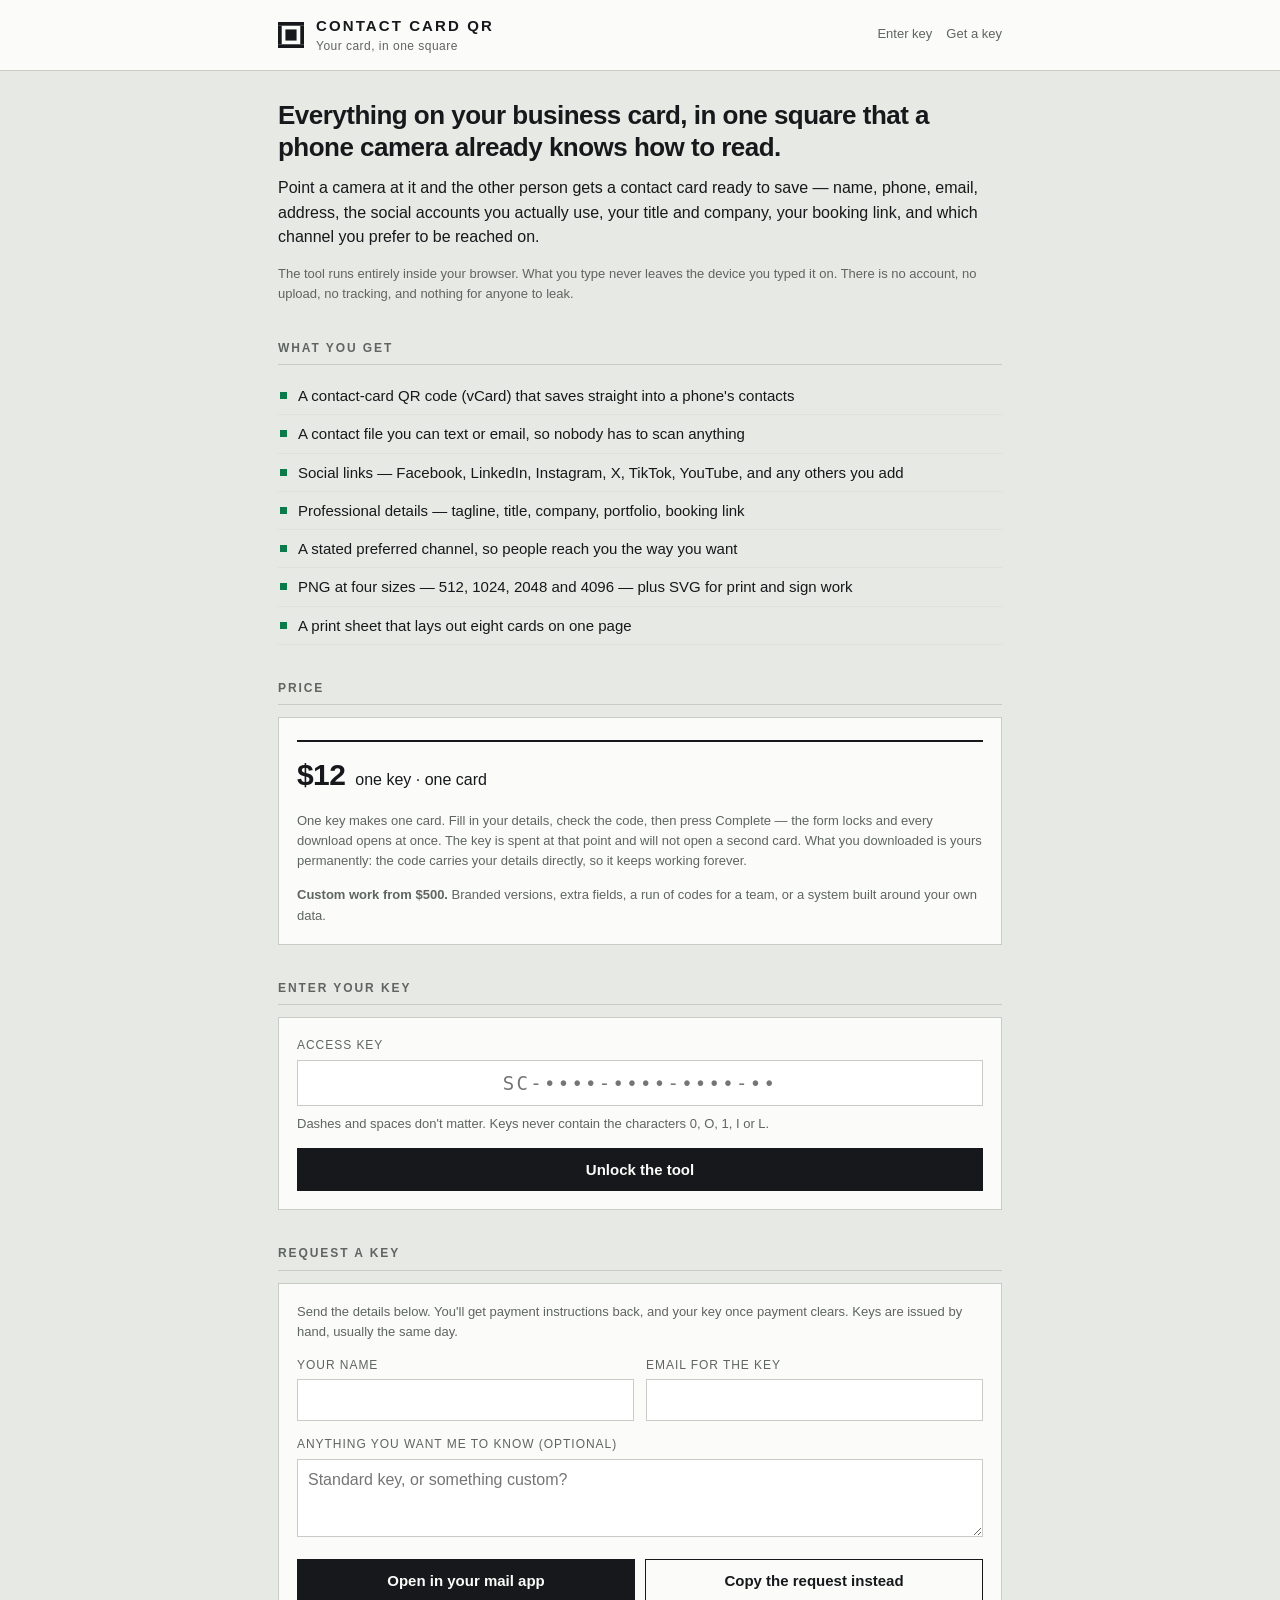
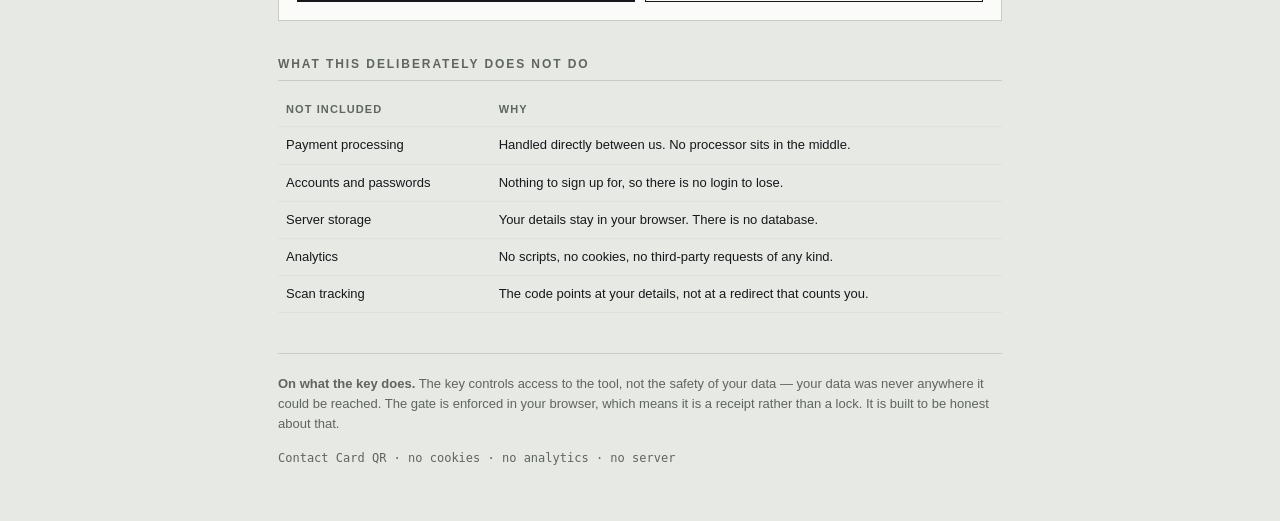
<file: index.html>
<!DOCTYPE html>
<html lang="en">
<head>
<meta charset="utf-8">
<meta name="viewport" content="width=device-width, initial-scale=1">
<title>Contact Card QR — your card in one square</title>
<meta name="description" content="A key-gated tool that turns your contact details, social links and professional info into a QR code. Nothing is uploaded. Nothing is stored on a server.">
<link rel="stylesheet" href="assets/sc.css">
</head>
<body>

<header class="top">
  <div class="top-in">
    <svg class="mark" viewBox="0 0 7 7" aria-hidden="true">
      <rect x="0" y="0" width="7" height="1"/><rect x="0" y="6" width="7" height="1"/>
      <rect x="0" y="1" width="1" height="5"/><rect x="6" y="1" width="1" height="5"/>
      <rect x="2" y="2" width="3" height="3"/>
    </svg>
    <div>
      <h1>Contact Card QR</h1>
      <p class="sub">Your card, in one square</p>
    </div>
    <nav>
      <a href="#key">Enter key</a>
      <a href="#request">Get a key</a>
    </nav>
  </div>
</header>

<main class="wrap">

  <p class="lede">Everything on your business card, in one square that a phone camera already knows how to read.</p>

  <p>Point a camera at it and the other person gets a contact card ready to save &mdash; name, phone, email, address, the social accounts you actually use, your title and company, your booking link, and which channel you prefer to be reached on.</p>

  <p class="small">The tool runs entirely inside your browser. What you type never leaves the device you typed it on. There is no account, no upload, no tracking, and nothing for anyone to leak.</p>

  <h2>What you get</h2>
  <ul class="plain">
    <li>A contact-card QR code (vCard) that saves straight into a phone's contacts</li>
    <li>A contact file you can text or email, so nobody has to scan anything</li>
    <li>Social links &mdash; Facebook, LinkedIn, Instagram, X, TikTok, YouTube, and any others you add</li>
    <li>Professional details &mdash; tagline, title, company, portfolio, booking link</li>
    <li>A stated preferred channel, so people reach you the way you want</li>
    <li>PNG at four sizes &mdash; 512, 1024, 2048 and 4096 &mdash; plus SVG for print and sign work</li>
    <li>A print sheet that lays out eight cards on one page</li>
  </ul>

  <h2>Price</h2>
  <div class="panel">
    <div class="price"><b>$12</b><span>one key &middot; one card</span></div>
    <p class="small" style="margin-top:12px">One key makes one card. Fill in your details, check the code, then press Complete &mdash; the form locks and every download opens at once. The key is spent at that point and will not open a second card. What you downloaded is yours permanently: the code carries your details directly, so it keeps working forever.</p>
    <p class="small" style="margin:0"><b>Custom work from $500.</b> Branded versions, extra fields, a run of codes for a team, or a system built around your own data.</p>
  </div>

  <h2 id="key">Enter your key</h2>
  <div class="panel">
    <form id="keyForm" autocomplete="off">
      <label for="keyInput">Access key</label>
      <input class="key" id="keyInput" type="text" inputmode="latin" spellcheck="false"
             placeholder="SC-••••-••••-••••-••" aria-describedby="keyHelp">
      <p class="small" id="keyHelp" style="margin:-6px 0 14px">Dashes and spaces don't matter. Keys never contain the characters 0, O, 1, I or L.</p>
      <button class="wide" type="submit" id="keyGo">Unlock the tool</button>
    </form>
    <div class="note" id="keyMsg" role="status" aria-live="polite"></div>
  </div>

  <h2 id="request">Request a key</h2>
  <div class="panel">
    <p class="small">Send the details below. You'll get payment instructions back, and your key once payment clears. Keys are issued by hand, usually the same day.</p>
    <form id="reqForm" autocomplete="on">
      <div class="row">
        <div><label for="rName">Your name</label><input id="rName" type="text" autocomplete="name"></div>
        <div><label for="rEmail">Email for the key</label><input id="rEmail" type="email" autocomplete="email"></div>
      </div>
      <label for="rNote">Anything you want me to know (optional)</label>
      <textarea id="rNote" placeholder="Standard key, or something custom?"></textarea>
      <div class="btnrow">
        <button type="submit">Open in your mail app</button>
        <button type="button" class="ghost" id="reqCopy">Copy the request instead</button>
      </div>
    </form>
    <div class="note" id="reqMsg" role="status" aria-live="polite"></div>
  </div>

  <h2>What this deliberately does not do</h2>
  <table>
    <tr><th>Not included</th><th>Why</th></tr>
    <tr><td>Payment processing</td><td>Handled directly between us. No processor sits in the middle.</td></tr>
    <tr><td>Accounts and passwords</td><td>Nothing to sign up for, so there is no login to lose.</td></tr>
    <tr><td>Server storage</td><td>Your details stay in your browser. There is no database.</td></tr>
    <tr><td>Analytics</td><td>No scripts, no cookies, no third-party requests of any kind.</td></tr>
    <tr><td>Scan tracking</td><td>The code points at your details, not at a redirect that counts you.</td></tr>
  </table>

  <footer>
    <p><b>On what the key does.</b> The key controls access to the tool, not the safety of your data &mdash; your data was never anywhere it could be reached. The gate is enforced in your browser, which means it is a receipt rather than a lock. It is built to be honest about that.</p>
    <p class="mono" style="font-size:12px">Contact Card QR &middot; no cookies &middot; no analytics &middot; no server</p>
  </footer>

</main>

<script src="assets/sc-core.js"></script>
<script>
(function () {
  'use strict';

  /* ===== EDIT THIS: where access requests are sent ===== */
  var CONTACT = 'Logan.Lorentz9@gmail.com';
  /* ==================================================== */

  var msg = document.getElementById('keyMsg');
  var input = document.getElementById('keyInput');
  var go = document.getElementById('keyGo');

  function say(el, text, kind) {
    el.className = 'note' + (kind ? ' ' + kind : '');
    el.textContent = text;
  }

  /* Already unlocked? Say so rather than making them retype. */
  var live = SC.activeToken();
  if (live) {
    var left = SC.daysLeft(live.expires);
    say(msg, 'This device is already unlocked. ' + left + ' day' + (left === 1 ? '' : 's') + ' left on ' + SC.formatKey(live.key) + '.', 'good');
    go.textContent = 'Open the tool';
  }

  /* Re-space the key as it is typed, so it reads like the one in the email. */
  input.addEventListener('input', function () {
    var raw = input.value.toUpperCase().replace(/[^A-Z0-9]/g, '').replace(/^SC/, '').slice(0, 14);
    var out = raw.match(/.{1,4}/g);
    input.value = raw ? 'SC-' + (out ? out.join('-') : '') : '';
  });

  document.getElementById('keyForm').addEventListener('submit', function (e) {
    e.preventDefault();
    if (live && !input.value.replace(/[^A-Z0-9]/gi, '').replace(/^SC/i, '')) {
      window.location.href = 'tool.html';
      return;
    }
    go.disabled = true;
    say(msg, 'Checking the key…');
    SC.redeem(input.value, function (r) {
      go.disabled = false;
      if (!r.ok) { say(msg, r.error, 'bad'); return; }
      say(msg, 'Key accepted. Opening the tool…', 'good');
      window.setTimeout(function () { window.location.href = 'tool.html'; }, 500);
    });
  });

  /* ---- Request a key ---- */
  function requestText() {
    var n = document.getElementById('rName').value.trim();
    var e = document.getElementById('rEmail').value.trim();
    var note = document.getElementById('rNote').value.trim();
    return 'Name: ' + (n || '(not given)') + '\nEmail for the key: ' + (e || '(not given)') +
           '\nRequesting: Contact Card QR access, 30 days, $12' +
           (note ? '\n\nNotes:\n' + note : '');
  }

  document.getElementById('reqForm').addEventListener('submit', function (e) {
    e.preventDefault();
    var email = document.getElementById('rEmail').value.trim();
    if (!email) {
      say(document.getElementById('reqMsg'), 'Add an email address so the key has somewhere to go.', 'bad');
      return;
    }
    window.location.href = 'mailto:' + CONTACT +
      '?subject=' + encodeURIComponent('Contact Card QR access request') +
      '&body=' + encodeURIComponent(requestText());
  });

  document.getElementById('reqCopy').addEventListener('click', function () {
    var body = 'To: ' + CONTACT + '\nSubject: Contact Card QR access request\n\n' + requestText();
    var out = document.getElementById('reqMsg');
    function fallback() {
      var ta = document.createElement('textarea');
      ta.value = body; ta.style.position = 'fixed'; ta.style.opacity = '0';
      document.body.appendChild(ta); ta.select();
      try { document.execCommand('copy'); say(out, 'Copied. Paste it into an email to ' + CONTACT + '.', 'good'); }
      catch (err) { say(out, 'Copying is blocked here. Email ' + CONTACT + ' with your name and address.', 'bad'); }
      document.body.removeChild(ta);
    }
    if (navigator.clipboard && navigator.clipboard.writeText) {
      navigator.clipboard.writeText(body).then(function () {
        say(out, 'Copied. Paste it into an email to ' + CONTACT + '.', 'good');
      })['catch'](fallback);
    } else { fallback(); }
  });
})();
</script>
</body>
</html>
</file>
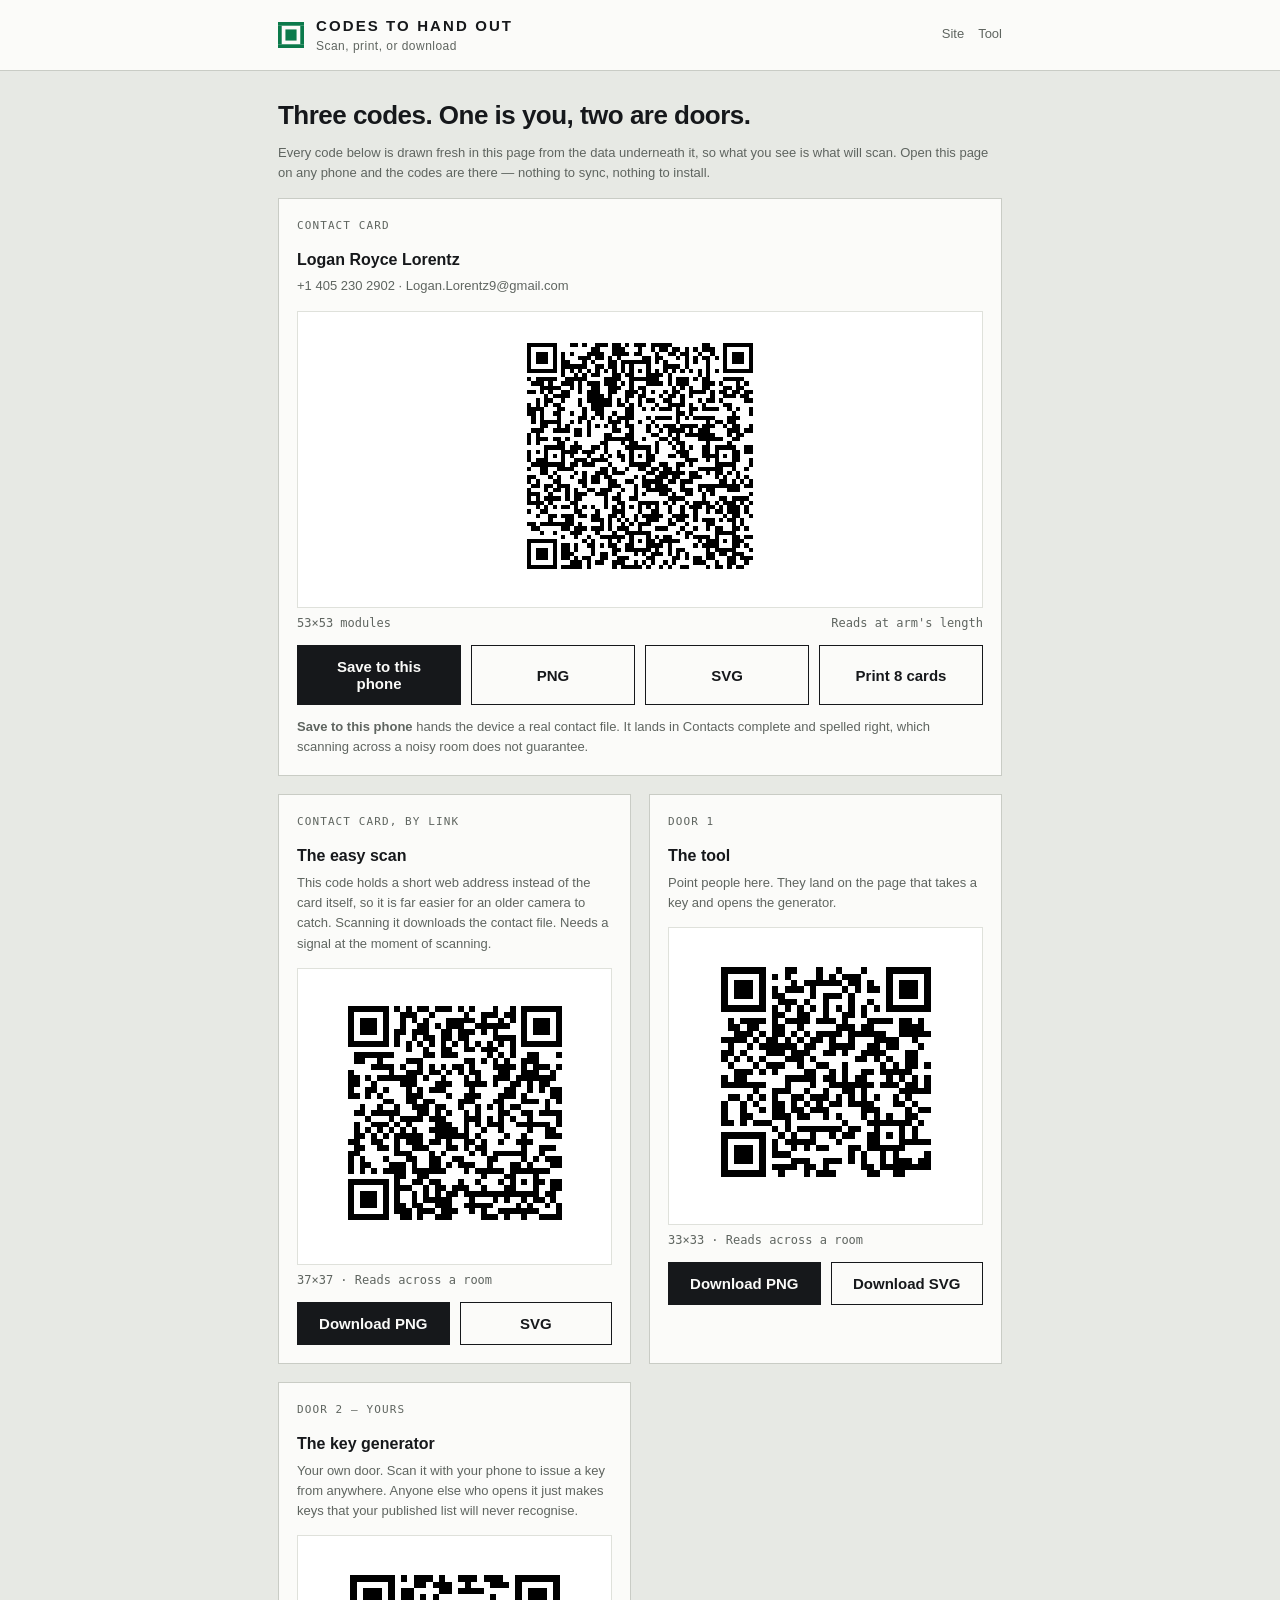
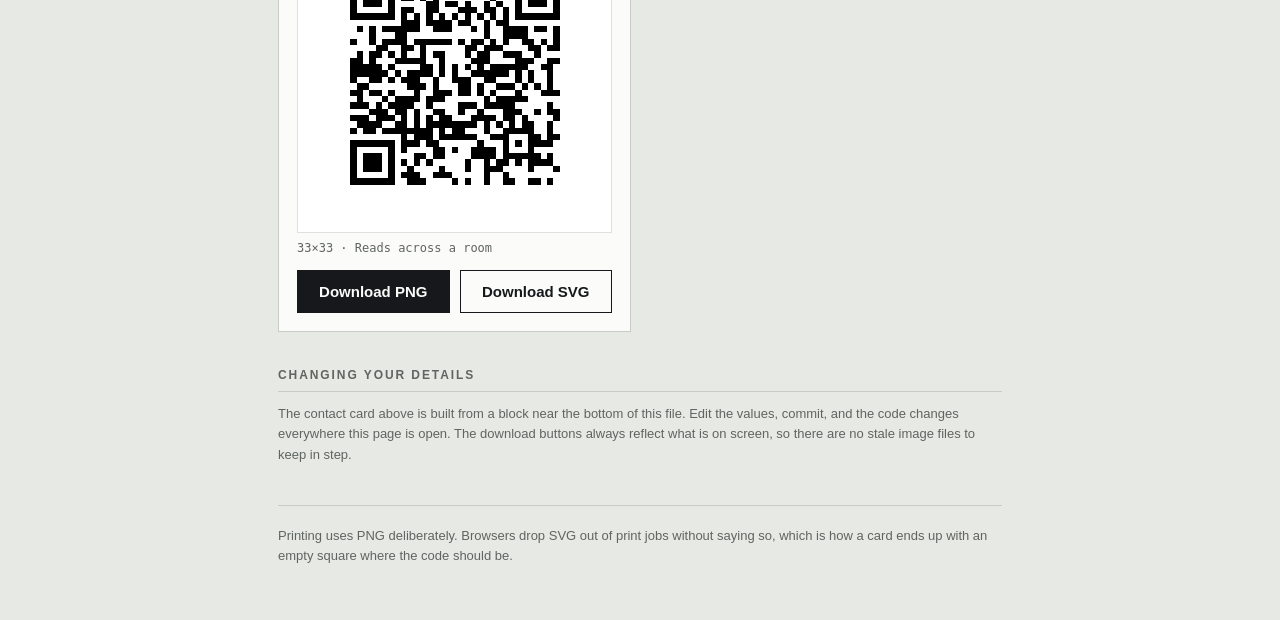
<file: share.html>
<!DOCTYPE html>
<html lang="en">
<head>
<meta charset="utf-8">
<meta name="viewport" content="width=device-width, initial-scale=1">
<title>Contact Card QR — codes to hand out</title>
<meta name="robots" content="noindex">
<link rel="stylesheet" href="assets/sc.css">
<style>
  .codes { display: grid; gap: 18px; }
  .code { background: var(--card); border: 1px solid var(--rule); padding: 18px; }
  .code .art { background: #fff; border: 1px solid var(--rule-soft); padding: 14px; text-align: center; }
  .code canvas { width: 100%; max-width: 260px; height: auto; image-rendering: pixelated; }
  .code h3 { margin: 0 0 4px; }
  .tag { font-family: var(--mono); font-size: 11px; letter-spacing: .1em; text-transform: uppercase; color: var(--muted); }
  @media (min-width: 620px) { .codes { grid-template-columns: 1fr 1fr; } .codes .wide { grid-column: 1 / -1; } }
</style>
</head>
<body>

<header class="top">
  <div class="top-in">
    <svg class="mark on" viewBox="0 0 7 7" aria-hidden="true">
      <rect x="0" y="0" width="7" height="1"/><rect x="0" y="6" width="7" height="1"/>
      <rect x="0" y="1" width="1" height="5"/><rect x="6" y="1" width="1" height="5"/>
      <rect x="2" y="2" width="3" height="3"/>
    </svg>
    <div>
      <h1>Codes to hand out</h1>
      <p class="sub">Scan, print, or download</p>
    </div>
    <nav><a href="index.html">Site</a> <a href="tool.html">Tool</a></nav>
  </div>
</header>

<main class="wrap">

  <p class="lede">Three codes. One is you, two are doors.</p>
  <p class="small">Every code below is drawn fresh in this page from the data underneath it, so what you see is what will scan. Open this page on any phone and the codes are there &mdash; nothing to sync, nothing to install.</p>

  <div class="codes">

    <div class="code wide">
      <p class="tag">Contact card</p>
      <h3 id="cName">&nbsp;</h3>
      <p class="small" id="cDetail">&nbsp;</p>
      <div class="art"><canvas id="qContact" role="img" aria-label="Contact card QR code"></canvas></div>
      <div class="readout"><span id="rContact">&nbsp;</span><span id="vContact">&nbsp;</span></div>
      <div class="btnrow" style="margin-top:12px">
        <button type="button" id="saveVcf">Save to this phone</button>
        <button type="button" class="ghost" data-dl="contact">PNG</button>
        <button type="button" class="ghost" data-svg="contact">SVG</button>
        <button type="button" class="ghost" data-print="contact">Print 8 cards</button>
      </div>
      <p class="small" style="margin:12px 0 0"><b>Save to this phone</b> hands the device a real contact file. It lands in Contacts complete and spelled right, which scanning across a noisy room does not guarantee.</p>
    </div>

    <div class="code">
      <p class="tag">Contact card, by link</p>
      <h3>The easy scan</h3>
      <p class="small">This code holds a short web address instead of the card itself, so it is far easier for an older camera to catch. Scanning it downloads the contact file. Needs a signal at the moment of scanning.</p>
      <div class="art"><canvas id="qVcf" role="img" aria-label="QR code linking to the contact file"></canvas></div>
      <div class="readout"><span id="rVcf">&nbsp;</span><span></span></div>
      <div class="btnrow" style="margin-top:12px">
        <button type="button" data-dl="vcf">Download PNG</button>
        <button type="button" class="ghost" data-svg="vcf">SVG</button>
      </div>
    </div>

    <div class="code">
      <p class="tag">Door 1</p>
      <h3>The tool</h3>
      <p class="small">Point people here. They land on the page that takes a key and opens the generator.</p>
      <div class="art"><canvas id="qTool" role="img" aria-label="QR code linking to the tool"></canvas></div>
      <div class="readout"><span id="rTool">&nbsp;</span><span></span></div>
      <div class="btnrow" style="margin-top:12px">
        <button type="button" data-dl="tool">Download PNG</button>
        <button type="button" class="ghost" data-svg="tool">Download SVG</button>
      </div>
    </div>

    <div class="code">
      <p class="tag">Door 2 &mdash; yours</p>
      <h3>The key generator</h3>
      <p class="small">Your own door. Scan it with your phone to issue a key from anywhere. Anyone else who opens it just makes keys that your published list will never recognise.</p>
      <div class="art"><canvas id="qAdmin" role="img" aria-label="QR code linking to the key generator"></canvas></div>
      <div class="readout"><span id="rAdmin">&nbsp;</span><span></span></div>
      <div class="btnrow" style="margin-top:12px">
        <button type="button" data-dl="admin">Download PNG</button>
        <button type="button" class="ghost" data-svg="admin">Download SVG</button>
      </div>
    </div>

  </div>

  <h2>Changing your details</h2>
  <p class="small">The contact card above is built from a block near the bottom of this file. Edit the values, commit, and the code changes everywhere this page is open. The download buttons always reflect what is on screen, so there are no stale image files to keep in step.</p>

  <footer>
    <p>Printing uses PNG deliberately. Browsers drop SVG out of print jobs without saying so, which is how a card ends up with an empty square where the code should be.</p>
  </footer>

</main>

<script src="assets/qrcode.js"></script>
<script>
(function () {
  'use strict';

  /* ===== EDIT THIS BLOCK ===== */
  var ME = {
    first:   'Logan',
    last:    'Lorentz',
    full:    'Logan Royce Lorentz',
    phone:   '+1 405 230 2902',
    email:   'Logan.Lorentz9@gmail.com',
    title:   '',
    org:     ''
  };
  var TOOL_URL  = 'https://joeromance84.github.io/card-key/';
  var ADMIN_URL = 'https://joeromance84.github.io/card-key-admin/';
  var VCF_URL   = 'https://joeromance84.github.io/card-key/card.vcf';
  /* =========================== */

  function esc(s) {
    return String(s == null ? '' : s)
      .replace(/\\/g, '\\\\').replace(/;/g, '\\;').replace(/,/g, '\\,').replace(/\r?\n/g, '\\n');
  }

  function vcard() {
    var L = ['BEGIN:VCARD', 'VERSION:3.0'];
    L.push('N:' + esc(ME.last) + ';' + esc(ME.first) + ';;;');
    L.push('FN:' + esc(ME.full));
    if (ME.org) { L.push('ORG:' + esc(ME.org)); }
    if (ME.title) { L.push('TITLE:' + esc(ME.title)); }
    if (ME.phone) { L.push('TEL;TYPE=CELL,VOICE:' + esc(ME.phone)); }
    if (ME.email) { L.push('EMAIL;TYPE=INTERNET:' + esc(ME.email)); }
    L.push('END:VCARD');
    return L.join('\n');
  }

  function draw(canvas, data, ecc, px) {
    var qr = qrcode(0, ecc);
    qr.addData(data);
    qr.make();
    var n = qr.getModuleCount(), q = 4;
    var cell = Math.max(1, Math.floor((px || 900) / (n + q * 2)));
    var size = cell * (n + q * 2);
    canvas.width = size; canvas.height = size;
    var c = canvas.getContext('2d');
    c.fillStyle = '#fff'; c.fillRect(0, 0, size, size);
    c.fillStyle = '#000';
    for (var r = 0; r < n; r++) {
      for (var col = 0; col < n; col++) {
        if (qr.isDark(r, col)) { c.fillRect((col + q) * cell, (r + q) * cell, cell, cell); }
      }
    }
    return n;
  }

  function verdict(n) {
    if (n <= 45) { return 'Reads across a room'; }
    if (n <= 65) { return 'Reads at arm\'s length'; }
    if (n <= 89) { return 'Hold it close'; }
    return 'Dense — print it large';
  }

  var CARD = vcard();
  var items = {
    contact: { canvas: 'qContact', data: CARD, ecc: 'M', file: 'logan-lorentz-contact' },
    tool:    { canvas: 'qTool',    data: TOOL_URL,  ecc: 'Q', file: 'card-key-tool-link' },
    admin:   { canvas: 'qAdmin',   data: ADMIN_URL, ecc: 'Q', file: 'card-key-admin-link' },
    vcf:     { canvas: 'qVcf',     data: VCF_URL,   ecc: 'Q', file: 'contact-card-link' }
  };

  var n1 = draw(document.getElementById('qContact'), CARD, 'M');
  document.getElementById('cName').textContent = ME.full;
  document.getElementById('cDetail').textContent = ME.phone + ' · ' + ME.email;
  document.getElementById('rContact').textContent = n1 + '×' + n1 + ' modules';
  document.getElementById('vContact').textContent = verdict(n1);

  var n2 = draw(document.getElementById('qTool'), TOOL_URL, 'Q');
  document.getElementById('rTool').textContent = n2 + '×' + n2 + ' · ' + verdict(n2);

  var n3 = draw(document.getElementById('qAdmin'), ADMIN_URL, 'Q');
  document.getElementById('rAdmin').textContent = n3 + '×' + n3 + ' · ' + verdict(n3);

  var n4 = draw(document.getElementById('qVcf'), VCF_URL, 'Q');
  document.getElementById('rVcf').textContent = n4 + '×' + n4 + ' · ' + verdict(n4);

  document.getElementById('saveVcf').onclick = function () {
    saveBlob(new Blob([CARD], { type: 'text/vcard;charset=utf-8' }),
             (ME.first + '-' + ME.last).toLowerCase().replace(/[^a-z0-9-]+/g, '-') + '.vcf');
  };

  function svgString(data, ecc) {
    var qr = qrcode(0, ecc); qr.addData(data); qr.make();
    var n = qr.getModuleCount(), q = 4, total = n + q * 2, d = '';
    for (var r = 0; r < n; r++) {
      for (var c = 0; c < n; c++) {
        if (qr.isDark(r, c)) { d += 'M' + (c + q) + ' ' + (r + q) + 'h1v1h-1z'; }
      }
    }
    return '<?xml version="1.0" encoding="UTF-8"?>\n<svg xmlns="http://www.w3.org/2000/svg" viewBox="0 0 ' +
      total + ' ' + total + '" shape-rendering="crispEdges"><rect width="' + total + '" height="' + total +
      '" fill="#ffffff"/><path d="' + d + '" fill="#000000"/></svg>';
  }

  function saveBlob(blob, name) {
    var u = URL.createObjectURL(blob), a = document.createElement('a');
    a.href = u; a.download = name;
    document.body.appendChild(a); a.click(); document.body.removeChild(a);
    setTimeout(function () { URL.revokeObjectURL(u); }, 4000);
  }

  var svgs = document.querySelectorAll('[data-svg]');
  for (var s = 0; s < svgs.length; s++) {
    (function (btn) {
      btn.onclick = function () {
        var it = items[btn.getAttribute('data-svg')];
        saveBlob(new Blob([svgString(it.data, it.ecc)], { type: 'image/svg+xml' }), it.file + '.svg');
      };
    })(svgs[s]);
  }

  /* Downloads */
  var dls = document.querySelectorAll('[data-dl]');
  for (var i = 0; i < dls.length; i++) {
    (function (btn) {
      btn.onclick = function () {
        var it = items[btn.getAttribute('data-dl')];
        var tmp = document.createElement('canvas');
        var px = draw(tmp, it.data, it.ecc, 1024);
        tmp.toBlob(function (b) {
          var u = URL.createObjectURL(b), a = document.createElement('a');
          a.href = u; a.download = it.file + '-' + tmp.width + '.png';
          document.body.appendChild(a); a.click(); document.body.removeChild(a);
          setTimeout(function () { URL.revokeObjectURL(u); }, 4000);
        }, 'image/png');
      };
    })(dls[i]);
  }

  /* Print sheet */
  var pr = document.querySelector('[data-print]');
  pr.onclick = function () {
    var tmp = document.createElement('canvas');
    draw(tmp, CARD, 'M', 1024);
    var png = tmp.toDataURL('image/png'), cards = '';
    for (var i = 0; i < 8; i++) {
      cards += '<div class="c"><img src="' + png + '" alt=""><div class="t"><b>' + ME.full + '</b>' +
        (ME.title ? '<span>' + ME.title + '</span>' : '') +
        '<span>' + ME.phone + '</span><span>' + ME.email + '</span></div></div>';
    }
    var w = window.open('', '_blank');
    if (!w) { window.alert('Allow pop-ups for this page, then try again.'); return; }
    w.document.write('<!DOCTYPE html><html><head><meta charset="utf-8"><title>Card sheet</title><style>' +
      '@page{size:letter;margin:12mm}' +
      'body{margin:0;font-family:-apple-system,Segoe UI,Roboto,Arial,sans-serif;display:grid;grid-template-columns:1fr 1fr;gap:6mm}' +
      '.c{border:1px dashed #bbb;padding:5mm;display:flex;gap:4mm;align-items:center;break-inside:avoid}' +
      '.c img{width:32mm;height:32mm;image-rendering:pixelated}' +
      '.t{display:flex;flex-direction:column;gap:1mm;font-size:10pt;min-width:0}' +
      '.t b{font-size:12pt}.t span{color:#555;overflow-wrap:anywhere}' +
      '</style></head><body>' + cards + '</body></html>');
    w.document.close(); w.focus();
    setTimeout(function () { w.print(); }, 350);
  };
})();
</script>
</body>
</html>
</file>
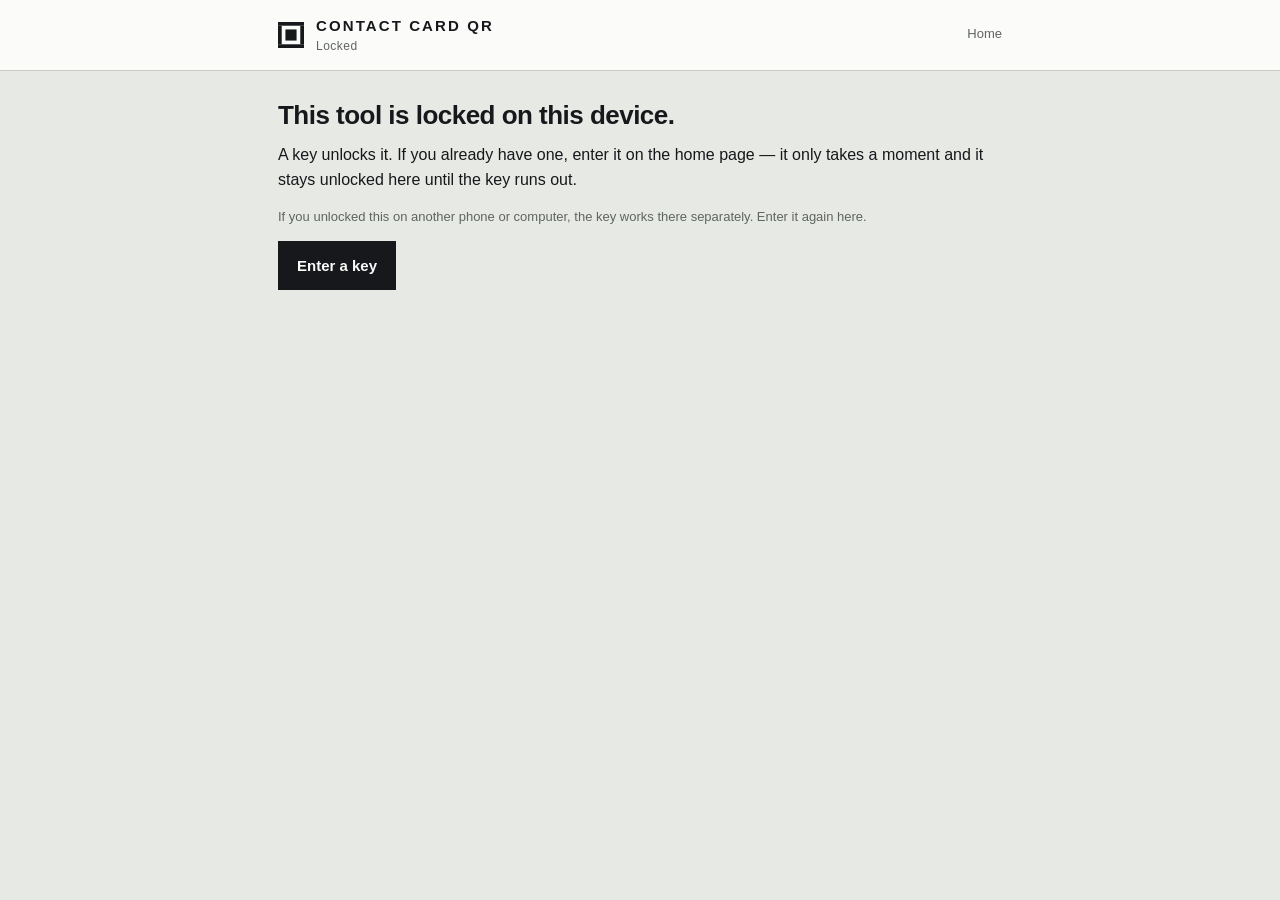
<file: tool.html>
<!DOCTYPE html>
<html lang="en">
<head>
<meta charset="utf-8">
<meta name="viewport" content="width=device-width, initial-scale=1">
<title>Contact Card QR — build your card</title>
<meta name="robots" content="noindex">
<link rel="stylesheet" href="assets/sc.css">
</head>
<body>

<header class="top">
  <div class="top-in">
    <svg class="mark on" id="hdrMark" viewBox="0 0 7 7" aria-hidden="true">
      <rect x="0" y="0" width="7" height="1"/><rect x="0" y="6" width="7" height="1"/>
      <rect x="0" y="1" width="1" height="5"/><rect x="6" y="1" width="1" height="5"/>
      <rect x="2" y="2" width="3" height="3"/>
    </svg>
    <div>
      <h1>Contact Card QR</h1>
      <p class="sub" id="hdrSub">Checking your key…</p>
    </div>
    <nav><a href="index.html">Home</a></nav>
  </div>
</header>

<main class="wrap">

  <!-- Locked state -->
  <section id="locked" class="hidden">
    <p class="lede">This tool is locked on this device.</p>
    <p class="note bad" id="lockWhy"></p>
    <p>A key unlocks it. If you already have one, enter it on the home page &mdash; it only takes a moment and it stays unlocked here until the key runs out.</p>
    <p class="small">If you unlocked this on another phone or computer, the key works there separately. Enter it again here.</p>
    <p><a class="btn" href="index.html#key">Enter a key</a></p>
  </section>

  <!-- Unlocked state -->
  <section id="app" class="hidden">

    <h2>1 &middot; What the code should carry</h2>
    <div class="panel tight">
      <label for="mode">Code contents</label>
      <select id="mode">
        <option value="vcard">Contact card &mdash; saves into the phone's contacts</option>
        <option value="url">One link &mdash; opens a single web address</option>
        <option value="text">Plain text &mdash; shows a message</option>
      </select>
    </div>

    <!-- URL mode -->
    <div id="paneUrl" class="panel hidden">
      <label for="soleUrl">Web address</label>
      <input id="soleUrl" type="url" placeholder="https://example.com/book">
      <p class="small" style="margin:0">One link scans faster and from further away than a full contact card. Good for a booking page or a link hub.</p>
    </div>

    <!-- Text mode -->
    <div id="paneText" class="panel hidden">
      <label for="soleText">Message</label>
      <textarea id="soleText" placeholder="Anything you want to appear on the scanning phone."></textarea>
    </div>

    <!-- vCard mode -->
    <div id="paneCard">
      <h2>2 &middot; You</h2>
      <div class="panel">
        <div class="row">
          <div><label for="fFirst">First name</label><input id="fFirst" type="text" autocomplete="given-name"></div>
          <div><label for="fLast">Last name</label><input id="fLast" type="text" autocomplete="family-name"></div>
        </div>
        <div class="row">
          <div><label for="fPhone">Mobile</label><input id="fPhone" type="tel" autocomplete="tel" placeholder="+1 918 555 0134"></div>
          <div><label for="fEmail">Email</label><input id="fEmail" type="email" autocomplete="email"></div>
        </div>
        <div class="row">
          <div><label for="fTitle">Job title</label><input id="fTitle" type="text" autocomplete="organization-title"></div>
          <div><label for="fOrg">Company</label><input id="fOrg" type="text" autocomplete="organization"></div>
        </div>
        <label for="fTagline">Tagline</label>
        <input id="fTagline" type="text" placeholder="One line on what you do">

        <label for="fPhoto" style="margin-top:6px">Contact photo</label>
        <input id="fPhoto" type="file" accept="image/*">
        <div id="photoBox" class="hidden" style="margin:-6px 0 14px">
          <div style="display:flex;gap:12px;align-items:center">
            <img id="photoPrev" alt="Your contact photo"
                 style="width:74px;height:74px;object-fit:cover;border:1px solid var(--rule)">
            <div style="flex:1 1 auto;min-width:0">
              <p class="small mono" id="photoSize" style="margin:0 0 6px"></p>
              <button type="button" class="ghost" id="photoClear"
                      style="padding:6px 12px;font-size:13px">Remove photo</button>
            </div>
          </div>
        </div>
        <p class="small" style="margin:-4px 0 0"><b>A photo travels in the contact file, never in the QR code.</b>
        Even a small picture is thousands of times larger than a square can hold. The photo is resized to 250 px
        and attached to the <span class="mono">.vcf</span>; the code itself stays exactly as scannable as it was.</p>
      </div>

      <h2>3 &middot; Where to find you</h2>
      <div class="panel">
        <div class="row">
          <div><label for="fSite">Website</label><input id="fSite" type="url" placeholder="example.com"></div>
          <div><label for="fPortfolio">Portfolio</label><input id="fPortfolio" type="url" placeholder="example.com/work"></div>
        </div>
        <label for="fBooking">Booking link</label>
        <input id="fBooking" type="url" placeholder="cal.example.com/you">

        <label style="margin-top:6px">Social accounts</label>
        <div id="socials"></div>
        <button type="button" class="ghost" id="addSocial" style="margin-top:4px">Add another account</button>
      </div>

      <h2>4 &middot; Address and preference</h2>
      <div class="panel">
        <label for="fStreet">Street</label>
        <input id="fStreet" type="text" autocomplete="street-address">
        <div class="row">
          <div><label for="fCity">City</label><input id="fCity" type="text" autocomplete="address-level2"></div>
          <div><label for="fRegion">State or region</label><input id="fRegion" type="text" autocomplete="address-level1"></div>
        </div>
        <div class="row">
          <div><label for="fPostal">Postcode</label><input id="fPostal" type="text" autocomplete="postal-code"></div>
          <div><label for="fCountry">Country</label><input id="fCountry" type="text" autocomplete="country-name"></div>
        </div>
        <label for="fPref">Reach me first by</label>
        <select id="fPref">
          <option value="">Don't say</option>
          <option>Text message</option>
          <option>Phone call</option>
          <option>Email</option>
          <option>WhatsApp</option>
          <option>Telegram</option>
          <option>Signal</option>
          <option>LinkedIn</option>
          <option>Instagram</option>
          <option>The booking link</option>
        </select>
      </div>
    </div>

    <h2>5 &middot; The code</h2>
    <div class="panel">
      <div class="row">
        <div>
          <label for="ecc">Damage tolerance</label>
          <select id="ecc">
            <option value="L">Low &mdash; smallest code</option>
            <option value="M" selected>Medium &mdash; recommended</option>
            <option value="Q">High &mdash; for cards that get handled</option>
            <option value="H">Highest &mdash; for signage and stickers</option>
          </select>
        </div>
        <div>
          <label for="px">Download size</label>
          <select id="px">
            <option value="512">512 px &mdash; screens and email</option>
            <option value="1024" selected>1024 px &mdash; general use</option>
            <option value="2048">2048 px &mdash; large print</option>
          </select>
        </div>
      </div>

      <div class="stage" id="stage">
        <canvas id="qrCanvas" width="300" height="300" role="img" aria-label="Your QR code"></canvas>
      </div>

      <div style="margin-top:14px">
        <div class="meter" id="meter"><i id="meterFill"></i></div>
        <div class="readout">
          <span id="roSize">&nbsp;</span>
          <span id="roVerdict">&nbsp;</span>
        </div>
      </div>

      <div class="note" id="qrMsg" role="status" aria-live="polite"></div>

      <div id="downloads" class="hidden">
        <div class="btnrow" style="margin-top:8px">
          <button type="button" id="dlAll">Download everything</button>
          <button type="button" id="dlVcf">Contact file</button>
          <button type="button" class="ghost" id="dlSvg">SVG</button>
          <button type="button" class="ghost" id="printBtn">Print a card sheet</button>
        </div>
        <div class="btnrow" style="margin-top:8px">
          <button type="button" class="ghost" data-png="512">512 px</button>
          <button type="button" class="ghost" data-png="1024">1024 px</button>
          <button type="button" class="ghost" data-png="2048">2048 px</button>
          <button type="button" class="ghost" data-png="4096">4096 px</button>
        </div>
        <p class="small" style="margin:12px 0 0"><b>Download everything</b> gives you all four PNG sizes, the SVG, and the contact file in one go. 512 for email, 1024 for general use, 2048 for print, 4096 for signage.</p>
        <p class="small" style="margin:12px 0 0">The print sheet uses the PNG on purpose. Browsers routinely drop SVG images out of a print job without warning, which is how people end up with cards that have a blank square where the code should be. Keep the SVG for a designer or a sign shop.</p>
      </div>
    </div>

    <div class="panel" id="completePanel">
      <h3 style="margin-top:0">Finish the card</h3>
      <label for="delivery">How the code should carry your card</label>
      <select id="delivery">
        <option value="embed">Inside the code &mdash; works forever, needs no internet, no photo</option>
        <option value="hosted">At a link &mdash; smaller code, carries the photo, editable later</option>
      </select>
      <p class="small" id="deliveryNote" style="margin:-6px 0 14px"></p>
      <p class="small">Check the code above carefully. When you press Complete, the form locks, the downloads open, and the key is used up. <b>This cannot be undone and the key will not open a second card.</b></p>
      <button class="wide" type="button" id="completeBtn">Complete and unlock the downloads</button>
      <div class="note" id="completeMsg"></div>
    </div>

    <div class="panel hidden" id="finishedPanel">
      <h3 style="margin-top:0">Card complete</h3>
      <p class="small" id="finishedWhen"></p>
      <div id="editBox" class="hidden">
        <label style="margin-top:6px">Your edit code &mdash; write this down now</label>
        <div class="plate mono" id="editToken" style="font-size:15px"></div>
        <p class="small" style="margin:10px 0 0">This is the only way to change your details later without reprinting anything. It is shown once and cannot be recovered. Anyone who has it can rewrite what your printed cards say, so keep it like a password.</p>
        <p class="small mono" id="cardUrlLine" style="margin:8px 0 0"></p>
      </div>
      <p class="small">Your downloads are above and stay available on this device. The code itself never expires &mdash; it carries the details directly and does not point back here.</p>
    </div>

    <h2>6 &middot; This device</h2>
    <div class="panel tight">
      <div class="btnrow">
        <button type="button" class="ghost" id="saveDraft">Save these details here</button>
        <button type="button" class="ghost" id="wipe">Erase everything</button>
      </div>
      <p class="small" id="draftMsg" style="margin:12px 0 0">Saving keeps your details in this browser only, so you don't retype them next time. Erasing clears them and signs the key out of this device.</p>
    </div>

    <footer>
      <p class="mono" style="font-size:12px" id="footKey"></p>
      <p>Codes you have already made keep working forever. They contain your details directly &mdash; they don't point back here.</p>
    </footer>
  </section>

</main>

<script src="assets/qrcode.js"></script>
<script src="assets/sc-core.js"></script>
<script>
(function () {
  'use strict';

  /* ---------- Gate ---------- */
  /* The stored token is only a cache. The published list decides, every load. */
  var token = null;

  function lock(reason) {
    document.getElementById('locked').className = '';
    document.getElementById('app').className = 'hidden';
    document.getElementById('hdrSub').textContent = 'Locked';
    document.getElementById('hdrMark').className.baseVal = 'mark';
    if (reason) { document.getElementById('lockWhy').textContent = reason; }
  }

  SC.verifyToken(function (state, t) {
    if (state === 'revoked') { lock('That key has been withdrawn, so this device is locked again.'); return; }
    if (state === 'expired') { lock('That key has expired. Ask for a new one to carry on.'); return; }
    if (state === 'stale') { lock('This device has been offline too long to keep trusting the key. Connect and reload.'); return; }
    if (state !== 'ok') { lock(''); return; }
    start(t);
  });

  function start(tok) {
    token = tok;
    document.getElementById('locked').className = 'hidden';
    document.getElementById('app').className = '';
    var left = SC.daysLeft(token.expires);
    document.getElementById('hdrSub').textContent =
      'Unlocked · ' + left + ' day' + (left === 1 ? '' : 's') + ' left';
    document.getElementById('footKey').textContent =
      SC.formatKey(token.key) + (token.done ? ' · used' : ' · one card remaining');
    if (token.done) {
      document.getElementById('hdrSub').textContent = 'Card complete';
      boot();
      enterFinished();
    } else {
      document.getElementById('hdrSub').textContent = 'One card · unused key';
      boot();
    }
  }

  var $ = function (id) { return document.getElementById(id); };

  /* ---------- Social networks ---------- */
  var NETS = [
    ['linkedin', 'LinkedIn', 'https://www.linkedin.com/in/'],
    ['facebook', 'Facebook', 'https://www.facebook.com/'],
    ['instagram', 'Instagram', 'https://www.instagram.com/'],
    ['x', 'X', 'https://x.com/'],
    ['tiktok', 'TikTok', 'https://www.tiktok.com/@'],
    ['youtube', 'YouTube', 'https://www.youtube.com/@'],
    ['github', 'GitHub', 'https://github.com/'],
    ['threads', 'Threads', 'https://www.threads.net/@'],
    ['pinterest', 'Pinterest', 'https://www.pinterest.com/'],
    ['snapchat', 'Snapchat', 'https://www.snapchat.com/add/'],
    ['whatsapp', 'WhatsApp', 'https://wa.me/'],
    ['telegram', 'Telegram', 'https://t.me/'],
    ['other', 'Other', '']
  ];

  function socialRow(net, val) {
    var wrap = document.createElement('div');
    wrap.className = 'row';
    wrap.style.marginBottom = '2px';
    var sel = document.createElement('select');
    sel.style.flex = '0 1 130px';
    for (var i = 0; i < NETS.length; i++) {
      var o = document.createElement('option');
      o.value = NETS[i][0]; o.textContent = NETS[i][1];
      if (net === NETS[i][0]) { o.selected = true; }
      sel.appendChild(o);
    }
    var inp = document.createElement('input');
    inp.type = 'text';
    inp.placeholder = 'handle or full link';
    inp.value = val || '';
    inp.style.flex = '2 1 180px';
    var del = document.createElement('button');
    del.type = 'button'; del.className = 'ghost'; del.textContent = '×';
    del.setAttribute('aria-label', 'Remove this account');
    del.style.flex = '0 0 44px'; del.style.padding = '11px 0'; del.style.marginBottom = '14px';
    del.onclick = function () { wrap.parentNode.removeChild(wrap); render(); };
    sel.onchange = render; inp.oninput = render;
    wrap.appendChild(sel); wrap.appendChild(inp); wrap.appendChild(del);
    wrap.getData = function () { return { net: sel.value, val: inp.value.trim() }; };
    return wrap;
  }

  function addSocial(net, val) {
    $('socials').appendChild(socialRow(net, val));
  }

  function readSocials() {
    var rows = $('socials').children, out = [], i, d;
    for (i = 0; i < rows.length; i++) {
      d = rows[i].getData();
      if (d.val) { out.push(d); }
    }
    return out;
  }

  function expandSocial(net, val) {
    if (/^https?:\/\//i.test(val)) { return val; }
    if (/^www\./i.test(val) || /^[\w-]+\.[a-z]{2,}\//i.test(val)) { return 'https://' + val; }
    var base = '';
    for (var i = 0; i < NETS.length; i++) { if (NETS[i][0] === net) { base = NETS[i][2]; } }
    if (!base) { return val; }
    return base + val.replace(/^@/, '').replace(/^\+/, '');
  }

  $('addSocial').onclick = function () { addSocial('linkedin', ''); render(); };

  /* ---------- Contact photo ---------- */
  var photoData = null;   /* base64 JPEG, no data: prefix */

  function showPhoto() {
    if (!photoData) {
      $('photoBox').className = 'hidden';
      $('fPhoto').value = '';
      return;
    }
    $('photoBox').className = '';
    $('photoPrev').src = 'data:image/jpeg;base64,' + photoData;
    var kb = Math.round(photoData.length * 0.75 / 1024);
    $('photoSize').textContent = kb + ' KB · in the contact file only';
  }

  $('fPhoto').onchange = function () {
    var f = this.files && this.files[0];
    if (!f) { return; }
    if (!/^image\//.test(f.type)) {
      say('That file is not an image.', 'bad');
      this.value = '';
      return;
    }
    var reader = new FileReader();
    reader.onload = function () {
      var img = new Image();
      img.onload = function () {
        /* Square centre crop down to 250 px — enough for a contact list thumbnail. */
        var side = Math.min(img.width, img.height), out = 250;
        var cv = document.createElement('canvas');
        cv.width = out; cv.height = out;
        cv.getContext('2d').drawImage(img,
          (img.width - side) / 2, (img.height - side) / 2, side, side, 0, 0, out, out);
        photoData = cv.toDataURL('image/jpeg', 0.72).split(',')[1];
        showPhoto();
        render();
      };
      img.onerror = function () { say('That image could not be read.', 'bad'); };
      img.src = reader.result;
    };
    reader.readAsDataURL(f);
  };

  $('photoClear').onclick = function () {
    photoData = null;
    showPhoto();
    render();
  };

  /* ---------- vCard ---------- */
  function esc(s) {
    return String(s == null ? '' : s)
      .replace(/\\/g, '\\\\').replace(/;/g, '\\;').replace(/,/g, '\\,').replace(/\r?\n/g, '\\n');
  }

  function tidyUrl(u) {
    u = String(u || '').trim();
    if (!u) { return ''; }
    return /^[a-z][a-z0-9+.-]*:/i.test(u) ? u : 'https://' + u;
  }

  /* vCard 3.0 wants long lines folded at 75 octets, continuations prefixed by a space. */
  function fold(line) {
    if (line.length <= 75) { return line; }
    var out = line.slice(0, 75), rest = line.slice(75);
    while (rest.length) { out += '\r\n ' + rest.slice(0, 74); rest = rest.slice(74); }
    return out;
  }

  function buildVCard(withPhoto) {
    var L = [];
    var first = $('fFirst').value.trim(), last = $('fLast').value.trim();
    var full = (first + ' ' + last).trim();

    L.push('BEGIN:VCARD');
    L.push('VERSION:3.0');
    if (first || last) { L.push('N:' + esc(last) + ';' + esc(first) + ';;;'); }
    if (full) { L.push('FN:' + esc(full)); }
    if ($('fOrg').value.trim()) { L.push('ORG:' + esc($('fOrg').value.trim())); }
    if ($('fTitle').value.trim()) { L.push('TITLE:' + esc($('fTitle').value.trim())); }
    if ($('fPhone').value.trim()) { L.push('TEL;TYPE=CELL,VOICE:' + esc($('fPhone').value.trim())); }
    if ($('fEmail').value.trim()) { L.push('EMAIL;TYPE=INTERNET:' + esc($('fEmail').value.trim())); }

    var adr = [$('fStreet').value.trim(), $('fCity').value.trim(), $('fRegion').value.trim(),
               $('fPostal').value.trim(), $('fCountry').value.trim()];
    if (adr.join('')) {
      L.push('ADR;TYPE=WORK:;;' + esc(adr[0]) + ';' + esc(adr[1]) + ';' + esc(adr[2]) + ';' + esc(adr[3]) + ';' + esc(adr[4]));
    }

    var site = tidyUrl($('fSite').value), port = tidyUrl($('fPortfolio').value), book = tidyUrl($('fBooking').value);
    if (site) { L.push('URL:' + esc(site)); }
    if (port) { L.push('URL;TYPE=portfolio:' + esc(port)); }
    if (book) { L.push('URL;TYPE=booking:' + esc(book)); }

    var socials = readSocials(), i, u;
    for (i = 0; i < socials.length; i++) {
      u = expandSocial(socials[i].net, socials[i].val);
      L.push('X-SOCIALPROFILE;TYPE=' + socials[i].net + ':' + esc(u));
    }

    var note = [];
    if ($('fTagline').value.trim()) { note.push($('fTagline').value.trim()); }
    if ($('fPref').value) { note.push('Reach me first by: ' + $('fPref').value); }
    if (note.length) { L.push('NOTE:' + esc(note.join(' — '))); }

    /* The photo rides in the file only. In a QR code it would blow past capacity. */
    if (withPhoto && photoData) {
      L.push(fold('PHOTO;ENCODING=b;TYPE=JPEG:' + photoData));
    }

    L.push('END:VCARD');
    return L.join(withPhoto ? '\r\n' : '\n');
  }

  var frozen = null;

  function payload() {
    if (frozen) { return frozen; }
    var m = $('mode').value;
    if (m === 'url') { return tidyUrl($('soleUrl').value); }
    if (m === 'text') { return $('soleText').value.trim(); }
    return buildVCard();
  }

  /* ---------- Render ---------- */
  var currentQR = null, currentData = '';

  function drawCanvas(qr, canvas, px) {
    var count = qr.getModuleCount();
    var quiet = 4;
    var cell = Math.max(1, Math.floor(px / (count + quiet * 2)));
    var size = cell * (count + quiet * 2);
    canvas.width = size; canvas.height = size;
    var c = canvas.getContext('2d');
    c.fillStyle = '#ffffff';
    c.fillRect(0, 0, size, size);
    c.fillStyle = '#000000';
    for (var r = 0; r < count; r++) {
      for (var col = 0; col < count; col++) {
        if (qr.isDark(r, col)) {
          c.fillRect((col + quiet) * cell, (r + quiet) * cell, cell, cell);
        }
      }
    }
    return size;
  }

  function svgString(qr) {
    var count = qr.getModuleCount(), quiet = 4, total = count + quiet * 2, d = '';
    for (var r = 0; r < count; r++) {
      for (var c = 0; c < count; c++) {
        if (qr.isDark(r, c)) { d += 'M' + (c + quiet) + ' ' + (r + quiet) + 'h1v1h-1z'; }
      }
    }
    return '<?xml version="1.0" encoding="UTF-8"?>\n' +
      '<svg xmlns="http://www.w3.org/2000/svg" viewBox="0 0 ' + total + ' ' + total + '" shape-rendering="crispEdges">' +
      '<rect width="' + total + '" height="' + total + '" fill="#ffffff"/>' +
      '<path d="' + d + '" fill="#000000"/></svg>';
  }

  function verdict(count) {
    if (count <= 45) { return ['Easy to scan from a distance', '', 0]; }
    if (count <= 65) { return ['Scans quickly at arm\'s length', '', 0]; }
    if (count <= 89) { return ['Fine on a card held close', 'warn', 1]; }
    if (count <= 117) { return ['Dense — print it at least 4 cm across', 'warn', 1]; }
    return ['Very dense — older phone cameras will struggle', 'over', 2];
  }

  function say(text, kind) {
    var m = $('qrMsg');
    m.className = 'note' + (kind ? ' ' + kind : '');
    m.textContent = text || '';
  }

  function render() {
    var data = payload();
    currentData = data;
    var canvas = $('qrCanvas');
    var fill = $('meterFill'), meter = $('meter');

    if (!data || data === 'BEGIN:VCARD\nVERSION:3.0\nEND:VCARD') {
      currentQR = null;
      canvas.getContext('2d').clearRect(0, 0, canvas.width, canvas.height);
      canvas.width = 300; canvas.height = 300;
      fill.style.width = '0';
      $('roSize').textContent = 'Nothing to encode yet';
      $('roVerdict').textContent = '';
      say('Fill in a field above and the code appears here.');
      setButtons(false);
      return;
    }

    var qr;
    try {
      qr = qrcode(0, $('ecc').value);
      qr.addData(data);
      qr.make();
    } catch (e) {
      currentQR = null;
      fill.style.width = '100%';
      meter.className = 'meter over';
      $('roSize').textContent = data.length + ' characters';
      $('roVerdict').textContent = 'Too much';
      say('That is more than a single QR code can hold. Remove a few links, or lower the damage tolerance, or switch to a one-link code that points at a page holding the rest.', 'bad');
      setButtons(false);
      return;
    }

    currentQR = qr;
    var count = qr.getModuleCount();
    drawCanvas(qr, canvas, 900);
    var v = verdict(count);
    meter.className = 'meter' + (v[1] ? ' ' + v[1] : '');
    fill.style.width = Math.min(100, Math.round(count / 177 * 100)) + '%';
    $('roSize').textContent = count + '×' + count + ' modules · ' + data.length + ' characters';
    $('roVerdict').textContent = v[0];
    say(v[2] === 2 ? 'Test this one with your own phone before you print it.' : '', v[2] === 2 ? 'bad' : '');
    setButtons(true);
  }

  function setButtons(on) {
    $('completeBtn').disabled = !on;
    $('dlSvg').disabled = !on; $('printBtn').disabled = !on; $('dlAll').disabled = !on;
  }

  function fileStem() {
    if (token && token.stem) { return token.stem; }
    var n = ($('fFirst').value.trim() + '-' + $('fLast').value.trim()).replace(/^-|-$/g, '');
    return (n || 'card-key').toLowerCase().replace(/[^a-z0-9-]+/g, '-').replace(/-+/g, '-');
  }

  function saveBlob(blob, name) {
    var url = URL.createObjectURL(blob);
    var a = document.createElement('a');
    a.href = url; a.download = name;
    document.body.appendChild(a); a.click(); document.body.removeChild(a);
    setTimeout(function () { URL.revokeObjectURL(url); }, 4000);
  }

  $('dlVcf').onclick = function () {
    if (!frozen && buildVCard(false) === 'BEGIN:VCARD\nVERSION:3.0\nEND:VCARD') {
      say('Fill in a name first, or the contact file will be empty.', 'bad');
      return;
    }
    var card = (token && token.vcf) ? token.vcf : buildVCard(true);
    if (!card) { return; }
    saveBlob(new Blob([card], { type: 'text/vcard;charset=utf-8' }), fileStem() + '.vcf');
    var kb = (card.length / 1024).toFixed(1);
    say('Contact file saved, ' + kb + ' KB' + (photoData ? ', photo included' : '') +
        '. Open it on a phone to add it to Contacts.', 'good');
  };

  function savePng(target, cb) {
    if (!currentQR) { return; }
    var tmp = document.createElement('canvas');
    var px = drawCanvas(currentQR, tmp, target);
    tmp.toBlob(function (b) {
      saveBlob(b, fileStem() + '-qr-' + px + '.png');
      if (cb) { cb(); }
    }, 'image/png');
  }

  var pngBtns = document.querySelectorAll('[data-png]');
  for (var pb = 0; pb < pngBtns.length; pb++) {
    (function (btn) {
      btn.onclick = function () { savePng(parseInt(btn.getAttribute('data-png'), 10)); };
    })(pngBtns[pb]);
  }

  /* Browsers throttle rapid downloads, so stagger them. */
  $('dlAll').onclick = function () {
    if (!currentQR) { return; }
    var sizes = [512, 1024, 2048, 4096], i = 0;
    (function next() {
      if (i >= sizes.length) {
        saveBlob(new Blob([svgString(currentQR)], { type: 'image/svg+xml' }), fileStem() + '-qr.svg');
        setTimeout(function () {
          if ($('mode').value === 'vcard') { $('dlVcf').onclick(); }
          say('Saved four PNG sizes, the SVG' + ($('mode').value === 'vcard' ? ', and the contact file' : '') + '.', 'good');
        }, 500);
        return;
      }
      savePng(sizes[i++], function () { setTimeout(next, 450); });
    })();
  };

  $('dlSvg').onclick = function () {
    if (!currentQR) { return; }
    saveBlob(new Blob([svgString(currentQR)], { type: 'image/svg+xml' }), fileStem() + '-qr.svg');
  };

  $('printBtn').onclick = function () {
    if (!currentQR) { return; }
    var tmp = document.createElement('canvas');
    drawCanvas(currentQR, tmp, 1024);
    var png = tmp.toDataURL('image/png');
    var name = ($('fFirst').value.trim() + ' ' + $('fLast').value.trim()).trim();
    var line2 = $('fTitle').value.trim() || $('fTagline').value.trim();
    var line3 = $('fOrg').value.trim();
    var cards = '';
    for (var i = 0; i < 8; i++) {
      cards += '<div class="c"><img src="' + png + '" alt=""><div class="t">' +
        '<b>' + escHtml(name) + '</b>' +
        (line2 ? '<span>' + escHtml(line2) + '</span>' : '') +
        (line3 ? '<span>' + escHtml(line3) + '</span>' : '') +
        '</div></div>';
    }
    var w = window.open('', '_blank');
    if (!w) { say('Your browser blocked the print window. Allow pop-ups for this page and try again.', 'bad'); return; }
    w.document.write('<!DOCTYPE html><html><head><meta charset="utf-8"><title>Card sheet</title><style>' +
      '@page{size:letter;margin:12mm}' +
      'body{margin:0;font-family:-apple-system,Segoe UI,Roboto,Arial,sans-serif;display:grid;grid-template-columns:1fr 1fr;gap:6mm}' +
      '.c{border:1px dashed #bbb;padding:5mm;display:flex;gap:4mm;align-items:center;break-inside:avoid}' +
      '.c img{width:32mm;height:32mm;image-rendering:pixelated}' +
      '.t{display:flex;flex-direction:column;gap:1mm;font-size:10pt;min-width:0}' +
      '.t b{font-size:12pt}.t span{color:#555;overflow-wrap:anywhere}' +
      '</style></head><body>' + cards + '</body></html>');
    w.document.close();
    w.focus();
    setTimeout(function () { w.print(); }, 350);
  };

  function escHtml(s) {
    return String(s).replace(/&/g, '&amp;').replace(/</g, '&lt;').replace(/>/g, '&gt;').replace(/"/g, '&quot;');
  }

  /* ---------- Completing ---------- */
  function freezeInputs() {
    var i, el;
    for (i = 0; i < FIELDS.length; i++) {
      el = $(FIELDS[i]);
      el.disabled = true;
    }
    var socialEls = $('socials').querySelectorAll('input, select, button');
    for (i = 0; i < socialEls.length; i++) { socialEls[i].disabled = true; }
    $('addSocial').disabled = true;
    $('saveDraft').disabled = true;
    if ($('fPhoto')) { $('fPhoto').disabled = true; }
    $('delivery').disabled = true;
    var clr = $('photoClear');
    if (clr) { clr.disabled = true; }
  }

  function enterFinished() {
    /* Rebuild the frozen card from the token, not from the live form. */
    if (token.card) {
      $('mode').value = token.mode || 'vcard';
      frozen = token.card;
    }
    freezeInputs();
    render();
    $('completePanel').className = 'panel hidden';
    $('finishedPanel').className = 'panel';
    $('downloads').className = '';
    $('finishedWhen').textContent =
      'Completed ' + (token.completedAt || 'earlier') + ' with key ' + SC.formatKey(token.key) + '.';
  }

  function deliveryMode() {
    return $('delivery').value === 'hosted' ? 'hosted' : 'embed';
  }

  /* A photo cannot fit in a QR code, so a photo card must be hosted. */
  function syncDelivery() {
    var hasPhoto = !!photoData;
    var embedOpt = $('delivery').options[0];
    embedOpt.disabled = hasPhoto;
    if (hasPhoto && $('delivery').value === 'embed') { $('delivery').value = 'hosted'; }
    $('deliveryNote').textContent = hasPhoto
      ? 'You added a photo, so this card has to live at a link. A photo is thousands of times larger than a QR code can hold.'
      : ($('delivery').value === 'hosted'
          ? 'The code holds a short web address. Scanning fetches your card, so you can change your details later without reprinting.'
          : 'The code holds your details outright. It works with no signal and forever, but it can never be changed.');
  }
  $('delivery').onchange = syncDelivery;

  $('completeBtn').onclick = function () {
    var data = payload();
    if (!data || data === 'BEGIN:VCARD\nVERSION:3.0\nEND:VCARD') {
      say('There is nothing to freeze yet. Fill the form in first.', 'bad');
      return;
    }
    if (!currentQR) {
      say('The code has not been generated. Fix the problem above, then complete.', 'bad');
      return;
    }
    if (!window.confirm('Complete this card?\n\nThe form locks, the downloads open, and this key is used up. It will not open a second card.')) {
      return;
    }

    var hosted = deliveryMode() === 'hosted' && $('mode').value === 'vcard';
    var fullCard = $('mode').value === 'vcard' ? buildVCard(true) : '';

    $('completeBtn').disabled = true;
    say('Finishing your card…');

    SC.post({
      action: 'spend',
      key: token.key,
      vcf: hosted ? fullCard : undefined,
      name: ($('fFirst').value.trim() + ' ' + $('fLast').value.trim()).trim()
    }, function (err, r) {
      if (err) {
        $('completeBtn').disabled = false;
        say(err + ' Nothing has been used up — try again.', 'bad');
        return;
      }
      if (!r || !r.ok) {
        $('completeBtn').disabled = false;
        say((r && r.error) || 'The card could not be finished.', 'bad');
        return;
      }

      token.done = true;
      token.mode = $('mode').value;
      token.vcf = fullCard;
      token.card = (hosted && r.cardUrl) ? r.cardUrl : data;
      token.hosted = !!(hosted && r.cardUrl);
      token.cardUrl = r.cardUrl || '';
      token.slug = r.slug || '';
      token.completedAt = SC.today();
      token.stem = fileStem();
      SC.writeToken(token);

      document.getElementById('hdrSub').textContent = 'Card complete';
      document.getElementById('footKey').textContent = SC.formatKey(token.key) + ' · used';
      say('');

      if (r.editToken) {
        $('editBox').className = '';
        $('editToken').textContent = r.editToken;
        $('cardUrlLine').textContent = r.cardUrl || '';
      }
      enterFinished();
      window.scrollTo(0, 0);
    });
  };

  /* ---------- Mode switching ---------- */
  function applyMode() {
    if ($('delivery')) { syncDelivery(); }
    var m = $('mode').value;
    $('paneCard').className = m === 'vcard' ? '' : 'hidden';
    $('paneUrl').className = m === 'url' ? 'panel' : 'panel hidden';
    $('paneText').className = m === 'text' ? 'panel' : 'panel hidden';
    $('dlVcf').className = m === 'vcard' ? '' : 'hidden';
    render();
  }
  $('mode').onchange = applyMode;

  /* ---------- Draft ---------- */
  var DRAFT = 'sc.draft.v1';
  var FIELDS = ['fFirst', 'fLast', 'fPhone', 'fEmail', 'fTitle', 'fOrg', 'fTagline', 'fSite',
                'fPortfolio', 'fBooking', 'fStreet', 'fCity', 'fRegion', 'fPostal', 'fCountry',
                'fPref', 'mode', 'ecc', 'px', 'soleUrl', 'soleText'];

  $('saveDraft').onclick = function () {
    var d = { socials: readSocials() }, i;
    for (i = 0; i < FIELDS.length; i++) { d[FIELDS[i]] = $(FIELDS[i]).value; }
    try {
      localStorage.setItem(DRAFT, JSON.stringify(d));
      $('draftMsg').textContent = 'Saved on this device at ' + new Date().toLocaleTimeString() + '. Nothing was sent anywhere.';
    } catch (e) {
      $('draftMsg').textContent = 'This browser is refusing to store data, most likely private browsing. Your code still works; it just won\'t be remembered.';
    }
  };

  $('wipe').onclick = function () {
    if (!window.confirm('Erase your saved details and sign this key out of this device?')) { return; }
    try { localStorage.removeItem(DRAFT); } catch (e) { }
    SC.clearToken();
    window.location.href = 'index.html';
  };

  function loadDraft() {
    var d = null;
    try { d = JSON.parse(localStorage.getItem(DRAFT)); } catch (e) { }
    if (!d) { addSocial('linkedin', ''); addSocial('instagram', ''); return; }
    for (var i = 0; i < FIELDS.length; i++) {
      if (typeof d[FIELDS[i]] === 'string') { $(FIELDS[i]).value = d[FIELDS[i]]; }
    }
    var s = d.socials || [];
    if (!s.length) { addSocial('linkedin', ''); }
    for (var j = 0; j < s.length; j++) { addSocial(s[j].net, s[j].val); }
  }

  /* ---------- Wire up ---------- */
  function boot() {
    loadDraft();
    var watch = FIELDS.concat([]);
    for (var i = 0; i < watch.length; i++) {
      var el = $(watch[i]);
      el.addEventListener('input', render);
      el.addEventListener('change', render);
    }
    applyMode();
  }
})();
</script>
</body>
</html>
</file>
<file: assets/sc.css>
/* SC — shared styles. Self-hosted, no webfonts, no third-party requests. */

:root {
  --carbon: #16181b;
  --paper: #e7e9e4;
  --card: #fbfbf9;
  --rule: #c9ccc5;
  --rule-soft: #dfe1db;
  --muted: #5f6560;
  --signal: #0b7a4b;
  --signal-tint: #e2f0e8;
  --alert: #a32b18;
  --alert-tint: #f6e5e1;
  --sans: -apple-system, BlinkMacSystemFont, "Segoe UI", Roboto, "Helvetica Neue", Arial, sans-serif;
  --mono: ui-monospace, "SF Mono", "Roboto Mono", "DejaVu Sans Mono", Menlo, Consolas, monospace;
}

* { box-sizing: border-box; }

html { -webkit-text-size-adjust: 100%; }

body {
  margin: 0;
  background: var(--paper);
  color: var(--carbon);
  font-family: var(--sans);
  font-size: 16px;
  line-height: 1.55;
}

.wrap { width: 100%; max-width: 760px; margin: 0 auto; padding: 0 18px; }

/* ---- Finder mark: the three concentric squares of a QR code ---- */
.mark { display: block; width: 26px; height: 26px; flex: 0 0 26px; }
.mark rect { fill: var(--carbon); }
.mark.on rect { fill: var(--signal); }

/* ---- Header ---- */
.top {
  border-bottom: 1px solid var(--rule);
  background: var(--card);
}
.top-in {
  display: flex; align-items: center; gap: 12px;
  padding: 14px 18px; max-width: 760px; margin: 0 auto;
}
.top h1 {
  margin: 0; font-size: 15px; font-weight: 700;
  letter-spacing: 0.14em; text-transform: uppercase;
}
.top .sub { margin: 0; font-size: 12px; color: var(--muted); letter-spacing: 0.04em; }
.top nav { margin-left: auto; display: flex; gap: 14px; font-size: 13px; }
.top nav a { color: var(--muted); text-decoration: none; border-bottom: 1px solid transparent; }
.top nav a:hover, .top nav a:focus { color: var(--carbon); border-bottom-color: var(--carbon); }

/* ---- Type scale ---- */
.lede {
  font-size: 26px; line-height: 1.25; font-weight: 700;
  letter-spacing: -0.02em; margin: 28px 0 12px;
}
h2 {
  font-size: 12px; font-weight: 700; letter-spacing: 0.16em;
  text-transform: uppercase; color: var(--muted);
  margin: 34px 0 12px; padding-bottom: 7px;
  border-bottom: 1px solid var(--rule);
}
h3 { font-size: 16px; margin: 20px 0 6px; }
p { margin: 0 0 14px; }
.small { font-size: 13px; color: var(--muted); }
a { color: var(--carbon); }

/* ---- Panels ---- */
.panel {
  background: var(--card);
  border: 1px solid var(--rule);
  padding: 18px;
  margin: 0 0 18px;
}
.panel.tight { padding: 14px; }

/* ---- The key plate: a serial-number plate, the signature element ---- */
.plate {
  font-family: var(--mono);
  font-size: 19px;
  letter-spacing: 0.1em;
  background: var(--carbon);
  color: var(--card);
  padding: 14px 12px;
  text-align: center;
  word-break: break-all;
  border: 1px solid var(--carbon);
}
.plate.pending { background: repeating-linear-gradient(135deg, #2a2d31 0 8px, #232629 8px 16px); color: #8d938e; }

/* ---- Forms ---- */
label { display: block; font-size: 12px; letter-spacing: 0.08em; text-transform: uppercase; color: var(--muted); margin: 0 0 5px; }
input[type=text], input[type=tel], input[type=email], input[type=url], input[type=date], input[type=number], select, textarea {
  width: 100%; font-family: var(--sans); font-size: 16px; color: var(--carbon);
  background: #fff; border: 1px solid var(--rule); border-radius: 0;
  padding: 11px 10px; margin: 0 0 14px;
}
input.key { font-family: var(--mono); font-size: 19px; letter-spacing: 0.12em; text-align: center; text-transform: uppercase; }
textarea { min-height: 78px; resize: vertical; }
input:focus, select:focus, textarea:focus, button:focus, a:focus {
  outline: 2px solid var(--signal); outline-offset: 1px;
}
.row { display: flex; gap: 12px; flex-wrap: wrap; }
.row > * { flex: 1 1 180px; min-width: 0; }

button, .btn {
  display: inline-block; font-family: var(--sans); font-size: 15px; font-weight: 600;
  background: var(--carbon); color: var(--card);
  border: 1px solid var(--carbon); border-radius: 0;
  padding: 12px 18px; cursor: pointer; text-decoration: none; text-align: center;
}
button:hover, .btn:hover { background: #000; }
button.ghost, .btn.ghost { background: transparent; color: var(--carbon); }
button.ghost:hover, .btn.ghost:hover { background: var(--rule-soft); }
button.wide { width: 100%; }
button[disabled] { opacity: .45; cursor: not-allowed; }
.btnrow { display: flex; gap: 10px; flex-wrap: wrap; }
.btnrow > * { flex: 1 1 140px; }

/* ---- Status ---- */
.note { padding: 11px 12px; font-size: 14px; border-left: 3px solid var(--rule); background: #fff; margin: 0 0 14px; }
.note.good { border-left-color: var(--signal); background: var(--signal-tint); }
.note.bad { border-left-color: var(--alert); background: var(--alert-tint); color: var(--alert); }
.note:empty { display: none; }

/* ---- Meter: how hard this code will be to scan ---- */
.meter { height: 8px; background: var(--rule-soft); border: 1px solid var(--rule); }
.meter i { display: block; height: 100%; background: var(--signal); width: 0; transition: width .18s linear; }
.meter.warn i { background: #b8860b; }
.meter.over i { background: var(--alert); }
.readout { display: flex; justify-content: space-between; gap: 10px; font-family: var(--mono); font-size: 12px; color: var(--muted); margin-top: 6px; }

/* ---- QR stage ---- */
.stage { background: #fff; border: 1px solid var(--rule); padding: 18px; text-align: center; }
.stage canvas, .stage img { width: 100%; max-width: 300px; height: auto; image-rendering: pixelated; }

/* ---- Tables ---- */
table { width: 100%; border-collapse: collapse; font-size: 13px; }
th, td { text-align: left; padding: 8px 8px; border-bottom: 1px solid var(--rule-soft); vertical-align: top; }
th { font-size: 11px; letter-spacing: 0.1em; text-transform: uppercase; color: var(--muted); }
td.mono, .mono { font-family: var(--mono); }

/* ---- Price line ---- */
.price { display: flex; align-items: baseline; gap: 10px; border-top: 2px solid var(--carbon); padding-top: 10px; margin-top: 4px; }
.price b { font-size: 30px; letter-spacing: -0.02em; }

ul.plain { list-style: none; padding: 0; margin: 0 0 14px; }
ul.plain li { padding: 7px 0 7px 20px; border-bottom: 1px solid var(--rule-soft); position: relative; font-size: 15px; }
ul.plain li:before { content: ""; position: absolute; left: 2px; top: 15px; width: 7px; height: 7px; background: var(--signal); }

footer { border-top: 1px solid var(--rule); margin-top: 40px; padding: 20px 0 40px; font-size: 13px; color: var(--muted); }

.hidden { display: none !important; }

@media (max-width: 480px) {
  .lede { font-size: 22px; }
  .plate { font-size: 16px; letter-spacing: 0.06em; }
  .top nav { width: 100%; margin: 6px 0 0; }
}

@media (prefers-reduced-motion: reduce) {
  * { transition: none !important; animation: none !important; }
}
</file>
